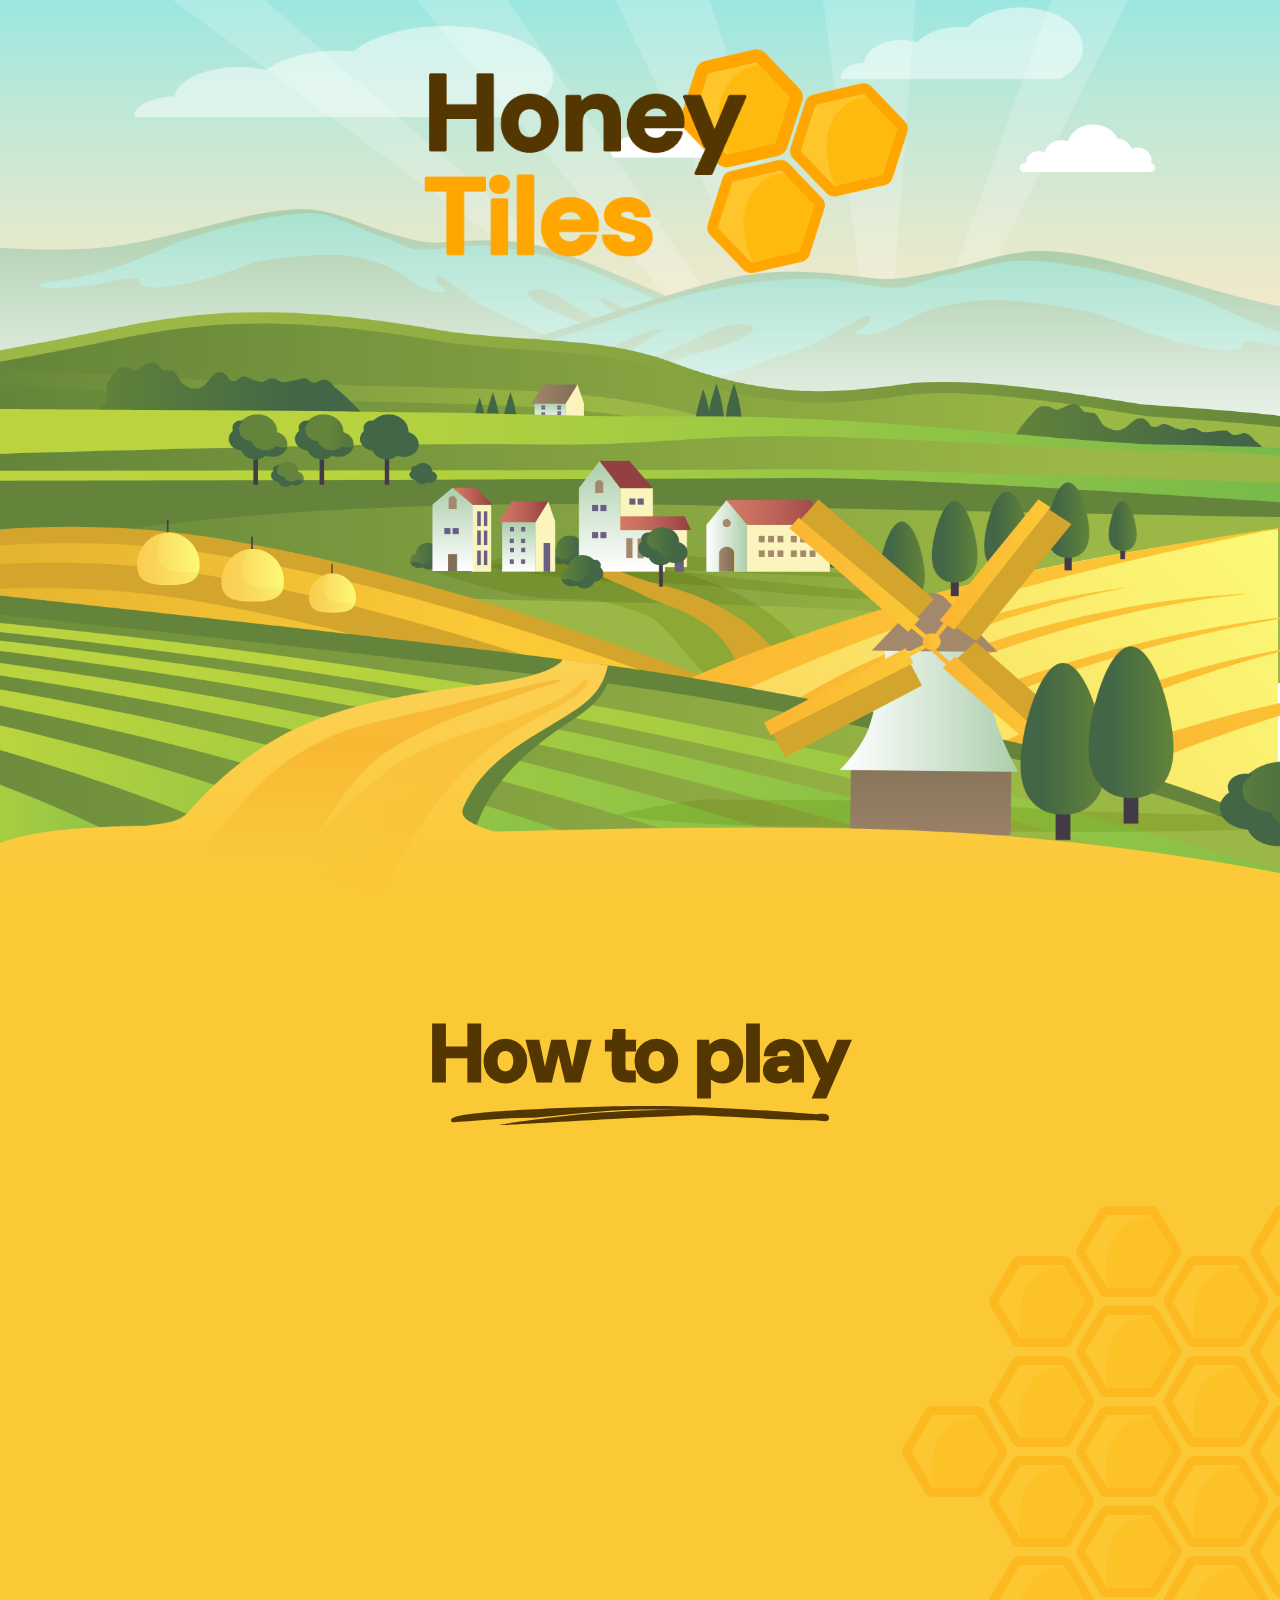
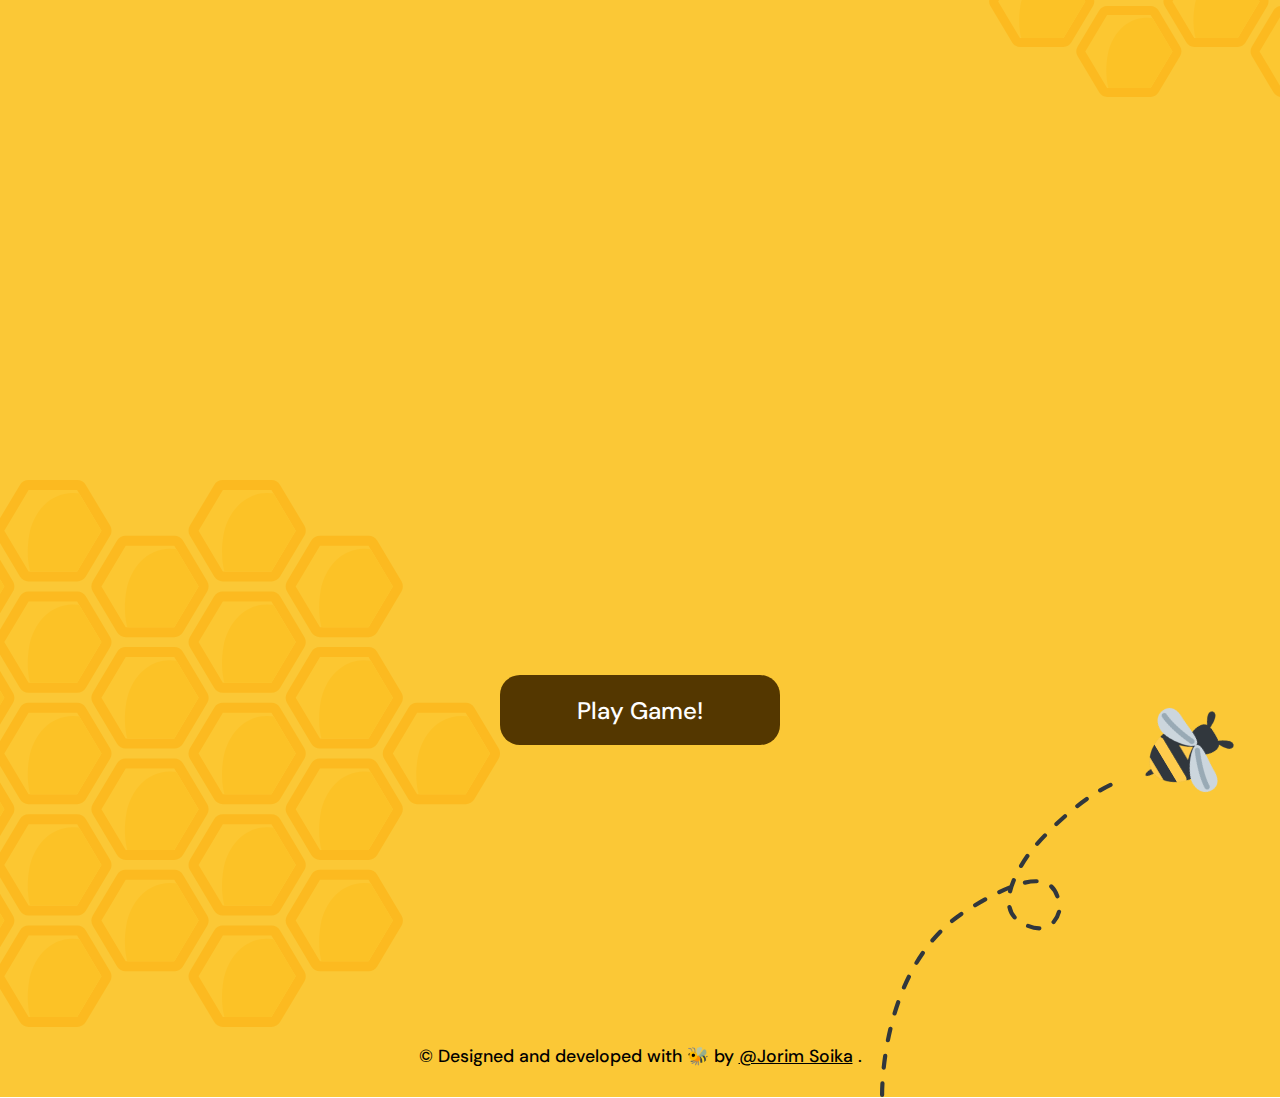
<file: index.html>
<!DOCTYPE html>
<html lang="en">
<head>
    <!-- Meta Data -->
    <meta charset="UTF-8">
    <meta http-equiv="X-UA-Compatible" content="IE=edge">
    <meta name="viewport" content="width=device-width, initial-scale=1.0">
    <link rel="icon" href="data:image/svg+xml,<svg xmlns=%22http://www.w3.org/2000/svg%22 viewBox=%220 0 100 100%22><text y=%22.9em%22 font-size=%2290%22>🍯</text></svg>">
    <title>Honey Tiles | Reaction Game</title>

    <!-- AOS CDN -->
    <link href="https://unpkg.com/aos@2.3.1/dist/aos.css" rel="stylesheet">
    <script src="https://unpkg.com/aos@2.3.1/dist/aos.js"></script>

    <!-- Styling & Scripts-->
    <link rel="preconnect" href="https://fonts.googleapis.com">
    <link rel="preconnect" href="https://fonts.gstatic.com" crossorigin>
    <link href="https://fonts.googleapis.com/css2?family=DM+Sans:wght@400;500;700&display=swap" rel="stylesheet">
    <link rel="stylesheet" href="styles/landingpage.css" type="text/css">
    <script src="scripts/parallax.js" defer></script>
</head>



<body>

    <div class="logo-container">
        <img src="assets/logo.png" alt="Honey Tiles">
    </div>
    
    <img id="layer-3" src="assets/layer-3.png" alt="">
    <img id="layer-3-mobile" src="assets/layer-3-mobile.png" alt="">
    <img id="layer-2" src="assets/layer-2.png" alt="">
    <img id="layer-2-mobile" src="assets/layer-2-mobile.png" alt="">

    <!-- Using main layer as our main body part now -->
    <div id="main-layer">
        <img id="layer-1" src="assets/layer-1.png" alt="">
        <img id="layer-1-mobile" src="assets/layer-1-mobile.png" alt="">
        <section class="content-section">

            <div class="header-container">
                <div class="header-wrapper">
                    <h1>How to play</h1>
                    <img class="header-underline" src="assets/header-underline.svg" alt="">      
                </div>
            </div>

            <div class="explainer-container">
                <div class="explainer-wrapper" >
                    <div class="explainer-1" data-aos="fade-up" data-aos-duration="1750" >
                        <img src="assets/explainer-img-1.png" alt="">
                        <h2>Bee quick!</h2>
                        <p>Hit the colored tiles as fast as you can. If you miss or if it takes you too long, you will loose the game.</p>
                    </div>
                    <div class="explainer-2" data-aos="fade-up" data-aos-duration="1750" data-aos-delay="300">
                        <img src="assets/explainer-img-2.png" alt="">
                        <h2>Challenge friends</h2>
                        <p>Are you ready to take the next step? Invite your friends or challenge other playes to compete for the highscore.</p>
                    </div>
                    <div class="explainer-3" data-aos="fade-up" data-aos-duration="1750" data-aos-delay="600">
                        <img src="assets/explainer-img-3.png" alt="">
                        <h2>Set difficulty</h2>
                        <p>If the game has  trained your reflexes well enough, you can change the difficulty level to match your skills.</p>
                    </div>
                </div>
                <img class="honey-comb-right" src="assets/honey-comb.svg" alt="">
            </div>

            <div class="button-container">
                    <button onclick="location.href='game.html';">Play Game!</button>
            </div>

            <div class="credentials-container">
                    <p>© Designed and developed with 🐝 by <a href="https://twitter.com/SoikaJorim" target="_blank">@Jorim Soika</a> .</p>
            </div>




            <img class="honey-comb-left" src="assets/honey-comb.svg" alt="">
            <img class="flying-bee" src="assets/flying-bee.svg" alt="">
        </section>
    </div>
    <script>AOS.init();</script>
</body>
</html>
</file>
<file: styles/landingpage.css>
* {
    margin: 0px;
    padding: 0px;
    box-sizing: border-box;
    font-family: 'DM Sans';
    /* border: 1px solid orange; */
}

body {
    position: relative;
}

::-webkit-scrollbar {
    display: none;
}

.logo-container {
    width: 100%;
    display: flex;
    justify-content: center;
    align-items: center;
    position: absolute;
    top: 80px;
    z-index: 0;
}

.logo-container img {
    width: 600px;
    transform: translateX(30px);
    -webkit-touch-callout: none; /* iOS Safari */
    -webkit-user-select: none; /* Safari */
    -moz-user-select: none; /* Firefox */
    -ms-user-select: none; /* Internet Explorer/Edge */
    user-select: none;
}

#layer-3,
#layer-2,
#layer-1,
#layer-3-mobile,
#layer-2-mobile,
#layer-1-mobile,
.honey-comb-left,
.honey-comb-right,
.flying-bee {
    -webkit-touch-callout: none; /* iOS Safari */
    -webkit-user-select: none; /* Safari */
    -moz-user-select: none; /* Firefox */
    -ms-user-select: none; /* Internet Explorer/Edge */
    user-select: none;
}

#layer-3 {
    width: 100%;
    height: auto;
    position: absolute;
    z-index: -1;
}

#layer-3-mobile {
    position: absolute;
    width: 100%;
    height: auto;
    display: none;
    z-index: -1;
}

#layer-2 {
    width: 100%;
    height: auto;
    position: absolute;
    z-index: 1;
}

#layer-2-mobile {
    position: absolute;
    width: 100%;
    height: auto;
    display: none;
    z-index: 1;
}

#main-layer {
    width: 100%;
    position: absolute;
    z-index: 2;
}

#layer-1 {
    width: 100%;
    height: auto;
    display: block; 
}

#layer-1-mobile {
    width: 100%;
    height: auto;
    display: none;
} 



/* Content section starts here */
.content-section {
    background-color: #FBC836;
    transform: translateY(-1px);
    overflow: hidden;
}


/* Header container */
h1 {
    font-size: 5rem;
    font-weight: 700;
    color: #543700;
    -webkit-text-stroke: 3px #543700;
    text-align: center;
}

.header-container,
.explainer-container {
    display: flex;
    justify-content: center;
    align-items: center;
}

.header-wrapper {
    position: relative;
    margin-top: 80px;
}

.header-underline {
    max-width: 90%;
    position: absolute;
    left: 50%;
    transform: translate(-50%, 0);
}



/* Explainer Container */

.explainer-container {
    position: relative;
}

.explainer-wrapper {
    max-width: 1240px;
    width: 100%;
    display: flex;
    justify-content: space-between;
    flex-wrap: wrap;
    margin-top: 120px;
    margin-left: 5%;
    margin-right: 5%;
    color: #543700;
}

.explainer-1,
.explainer-2,
.explainer-3 {
    max-width: 350px;
}

.explainer-2 {
    margin: 0 30px;
}

.explainer-wrapper img {
    width: 100%;
    height: auto;
    border-radius: 20px;
}

.explainer-wrapper h2 {
    margin-top: 18px;
    font-size: 2rem;
    font-weight: 800;
    -webkit-text-stroke: 1px #543700;
}

.explainer-wrapper p {
    margin-top: 9px;
    font-size: 1.3rem;
    font-weight: 600;
}



.button-container {
    display: flex;
    justify-content: center;
    align-items: center;
    margin-top: 90px;
}

button {
    width: 280px;
    height: 70px;
    border-radius: 20px;
    background-color: #543700;
    border: none;
    font-size: 1.5rem;
    font-weight: 500;
    color: white; 
    cursor: pointer;
    margin-bottom: 300px;
}

button:active {
    background-color: #774d00;
}

.credentials-container {
    margin-bottom: 30px;
}

.credentials-container p {
    text-align: center;
    font-size: 1.1rem;
    color: rgb(0, 0, 0);
    font-weight: 500;
    margin-left: 5%;
    margin-right: 5%;
}

.credentials-container a {
    color: rgb(0, 0, 0);
}






















.honey-comb-right {
    position: absolute;
    opacity: 0.4;
    top: -158px;
    right: -250px;
    z-index: -1;
}

.honey-comb-left {
    position: absolute;
    opacity: 0.4;
    z-index: -1;
    bottom: 70px;
    left: -200px;
    width: 700px;
}

.flying-bee {
    position: absolute;
    bottom: 0px;
    right: 150px;
    width: 370px;
    z-index: -1;
}
































@media (max-width: 1500px) {

    .flying-bee {
        right: 30px;
    }
    
}


@media (max-width: 1300px) {
    .logo-container {
        top: 40px;
    }

    .logo-container img {
        width: 500px;
    }

    .explainer-wrapper {
        max-width: 840px;
        width: 100%;
    }

    .explainer-2 {
        margin-left: 0px;
        margin-right: 0px;
    }

    .explainer-1,
    .explainer-2 {
        margin-bottom: 100px;
    }

    .honey-comb-right {
        top: 100px;
    }

    [data-aos-delay] {
        transition-delay: 0s !important;
      }
    
}


@media (max-width: 900px) {
    .logo-container {
        top: 30px;
    }

    .logo-container img {
        width: 400px;
    }

    .honey-comb-right {
        width: 700px;
        top: 0px;
    }

    .flying-bee {
        bottom: -200px;
    }

    button {
        margin-bottom: 100px;
    }
}

@media (max-width: 820px) {
    .explainer-wrapper {
        max-width: 500px;
    }

    .explainer-wrapper {
        justify-content: space-around;
    }
}

@media (max-width: 760px) {
    
    h1 {
        font-size: 4rem;
        -webkit-text-stroke: 2px #543700;
    }
 
    button {
        margin-bottom: 200px;
    }
}

/* Changing to mobile pictures */
@media (max-width: 660px) {

    #layer-3,
    #layer-2,
    #layer-1 {
        display: none;        
    }
    
    #layer-3-mobile,
    #layer-2-mobile,
    #layer-1-mobile {
        display: block;
    }

    .logo-container {
        top: 10vh;
    }

    .logo-container img {
        width: 90%;
        transform: translateX(0px);
    }

    .honey-comb-right {
        width: 600px;
    }

    .honey-comb-left {
        width: 600px;
        bottom: -100px;
    }

    .flying-bee {
        display: none;
    }
    
    button {
        margin-bottom: 90px;
    }
}

/* Mobile breakpoint */
@media (max-width: 425px) {

    .header-wrapper {
        margin-top: 60px;
    }

    h1 {
        font-size: 3rem;
        -webkit-text-stroke: 2px #543700;
    }

    .honey-comb-right {
        /* width: 400px; */
        right: -250px;
        top: 70px;
        opacity: 0.5;
    }

    button {
        width: 250px;
        height: 60px;
        font-size: 1.4rem;
        border-radius: 15px;
    }
    
}
</file>
